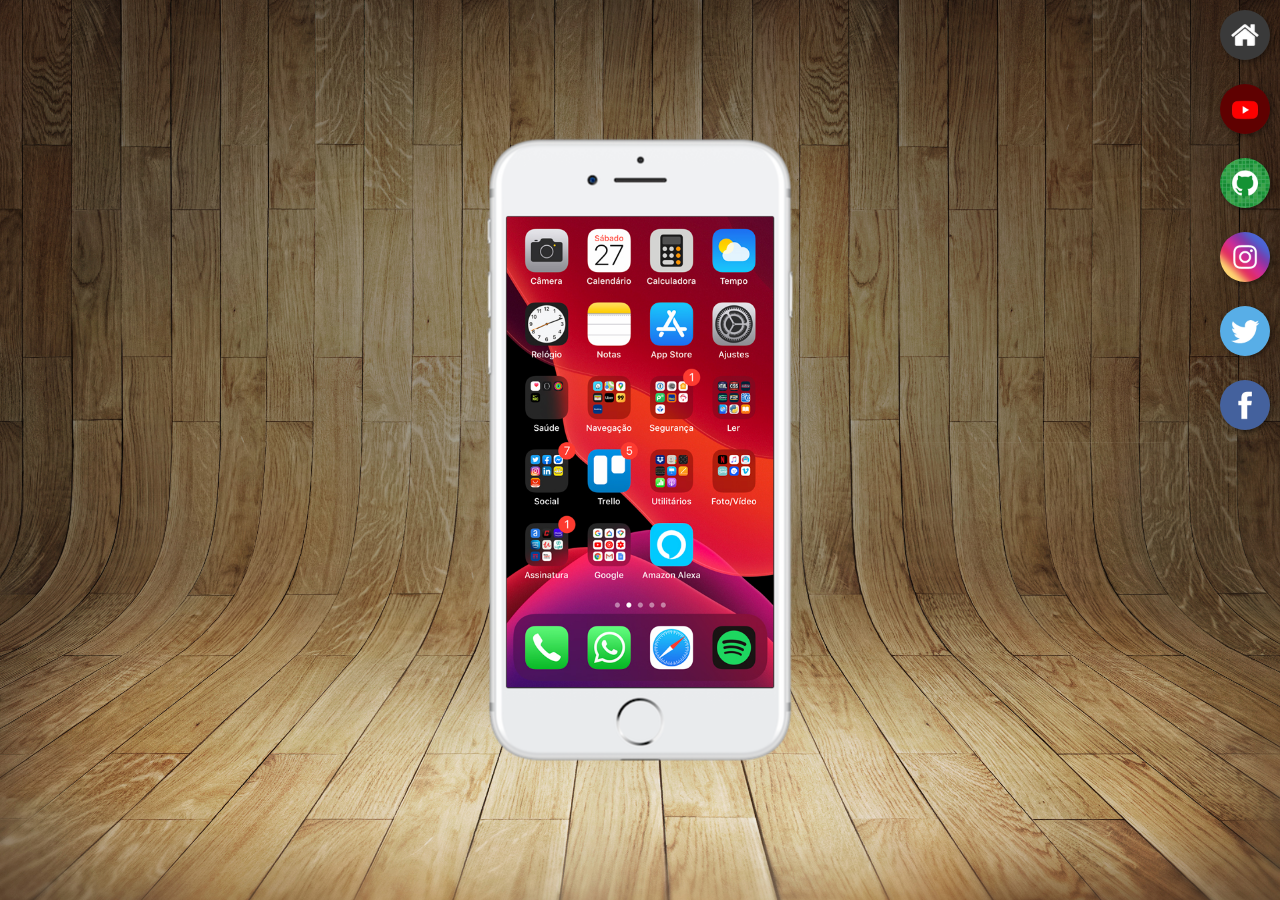
<file: index.html>
<!DOCTYPE html>
<html lang="pt-BR">
<head>
    <meta charset="UTF-8">
    <meta name="viewport" content="width=device-width, initial-scale=1.0">
    <title>Projeto Redes Sociais</title>
    <link rel="shortcut icon" href="favicon.ico" type="image/x-icon">
    <link rel="stylesheet" href="estilos/style.css">
</head>
<body>
    <main>
        <section id="telefone">
            <iframe name="tela" id="tela" src="home.html" frameborder="0">
                [Navegador não compativel]
            </iframe>
        </section>

        <section id="redes-sociais">
            <a href="home.html" target="tela"> <img src="imagens/logo-home.jpg" alt=""></a><br>

            <a href="youtube.html" target="tela"><img src="imagens/logo-youtube.jpg" alt=""></a><br>

            <a href="github.html" target="tela"><img src="imagens/logo-github.jpg" alt=""></a><br>

            <a href="instagram.html" target="tela"><img src="imagens/logo-instagram.jpg" alt=""></a><br>

            <a href="twitter.html" target="tela"><img src="imagens/logo-twitter.jpg" alt=""></a><br>

            <a href="facebook.html" target="tela"><img src="imagens/logo-facebook.jpg" alt=""></a><br>

        </section>
    </main>
</body>
</html>
</file>
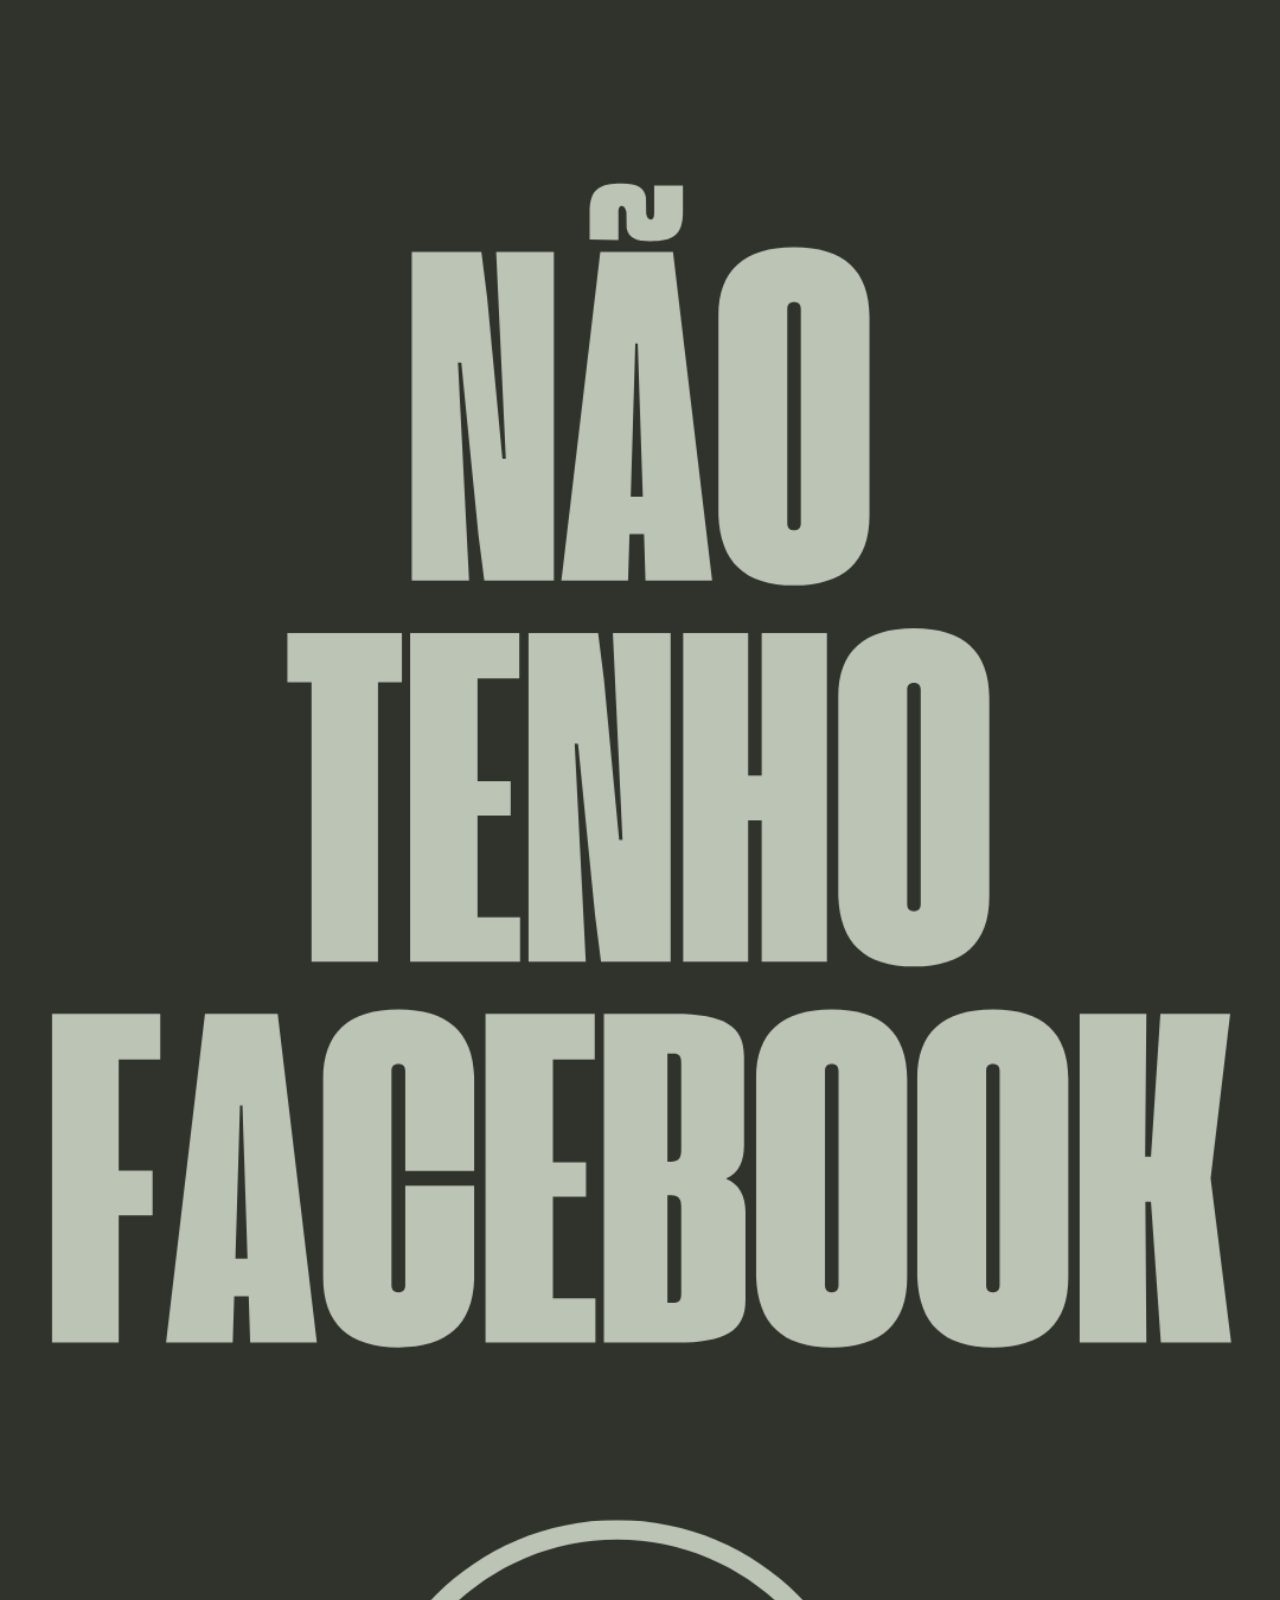
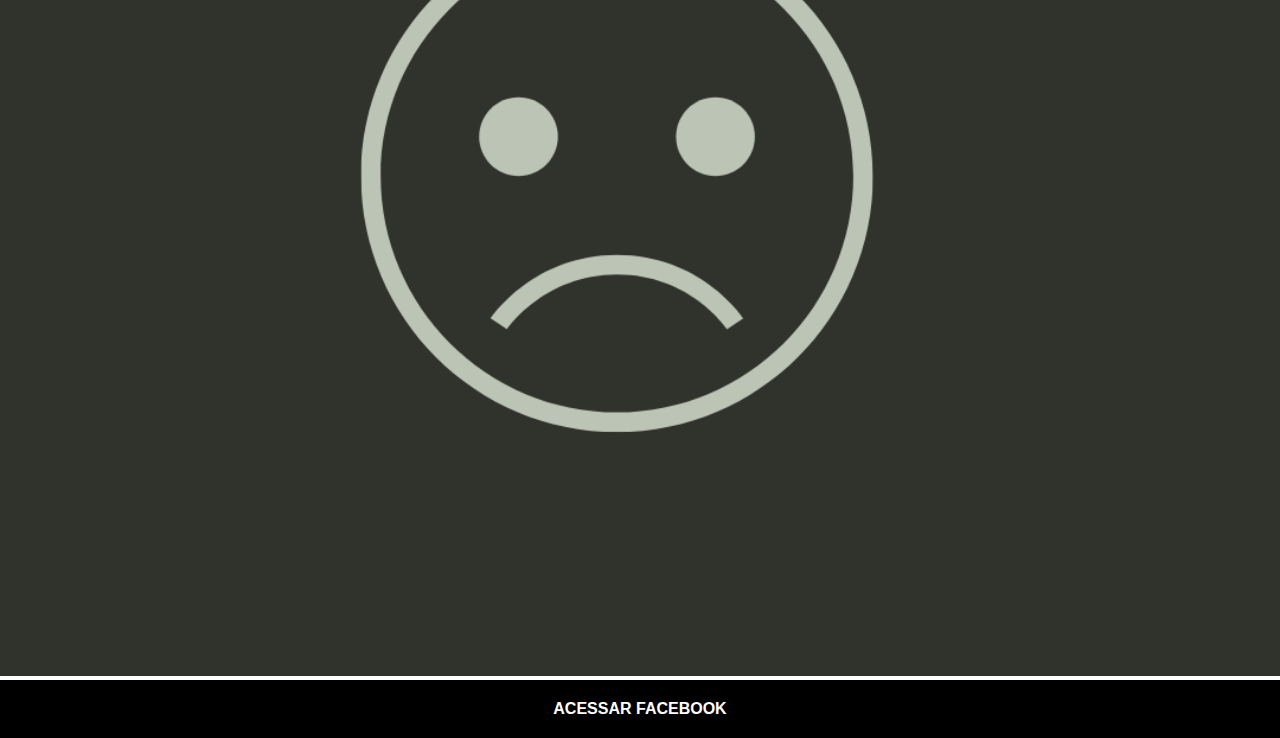
<file: facebook.html>
<!DOCTYPE html>
<html lang="pt-BR">
<head>
    <meta charset="UTF-8">
    <meta name="viewport" content="width=device-width, initial-scale=1.0">
    <title>Facebook</title>
    <style>
        *{
            margin: 0px;
            padding: 0px;
            font-family: Arial, Helvetica, sans-serif;
        }
        ::-webkit-scrollbar{
            width: 0px;
            height: 0px;
        }
        img{
            width: 100vw;
        }
        a{
            display: block;
            background-color: rgb(0, 0, 0);
            padding: 20px;
            color: white;
            text-align: center;
            font-weight: bolder;
            text-decoration: none;
        }
        a:hover{
            background-color: rgba(28, 58, 156, 0.733);
            transition: 0.5s;
        }
    </style>
</head>
<body>
    <img src="imagens/tela-facebook.png" alt="facebook">
    <a href="" target="">ACESSAR FACEBOOK</a>
</body>
</html>
</file>
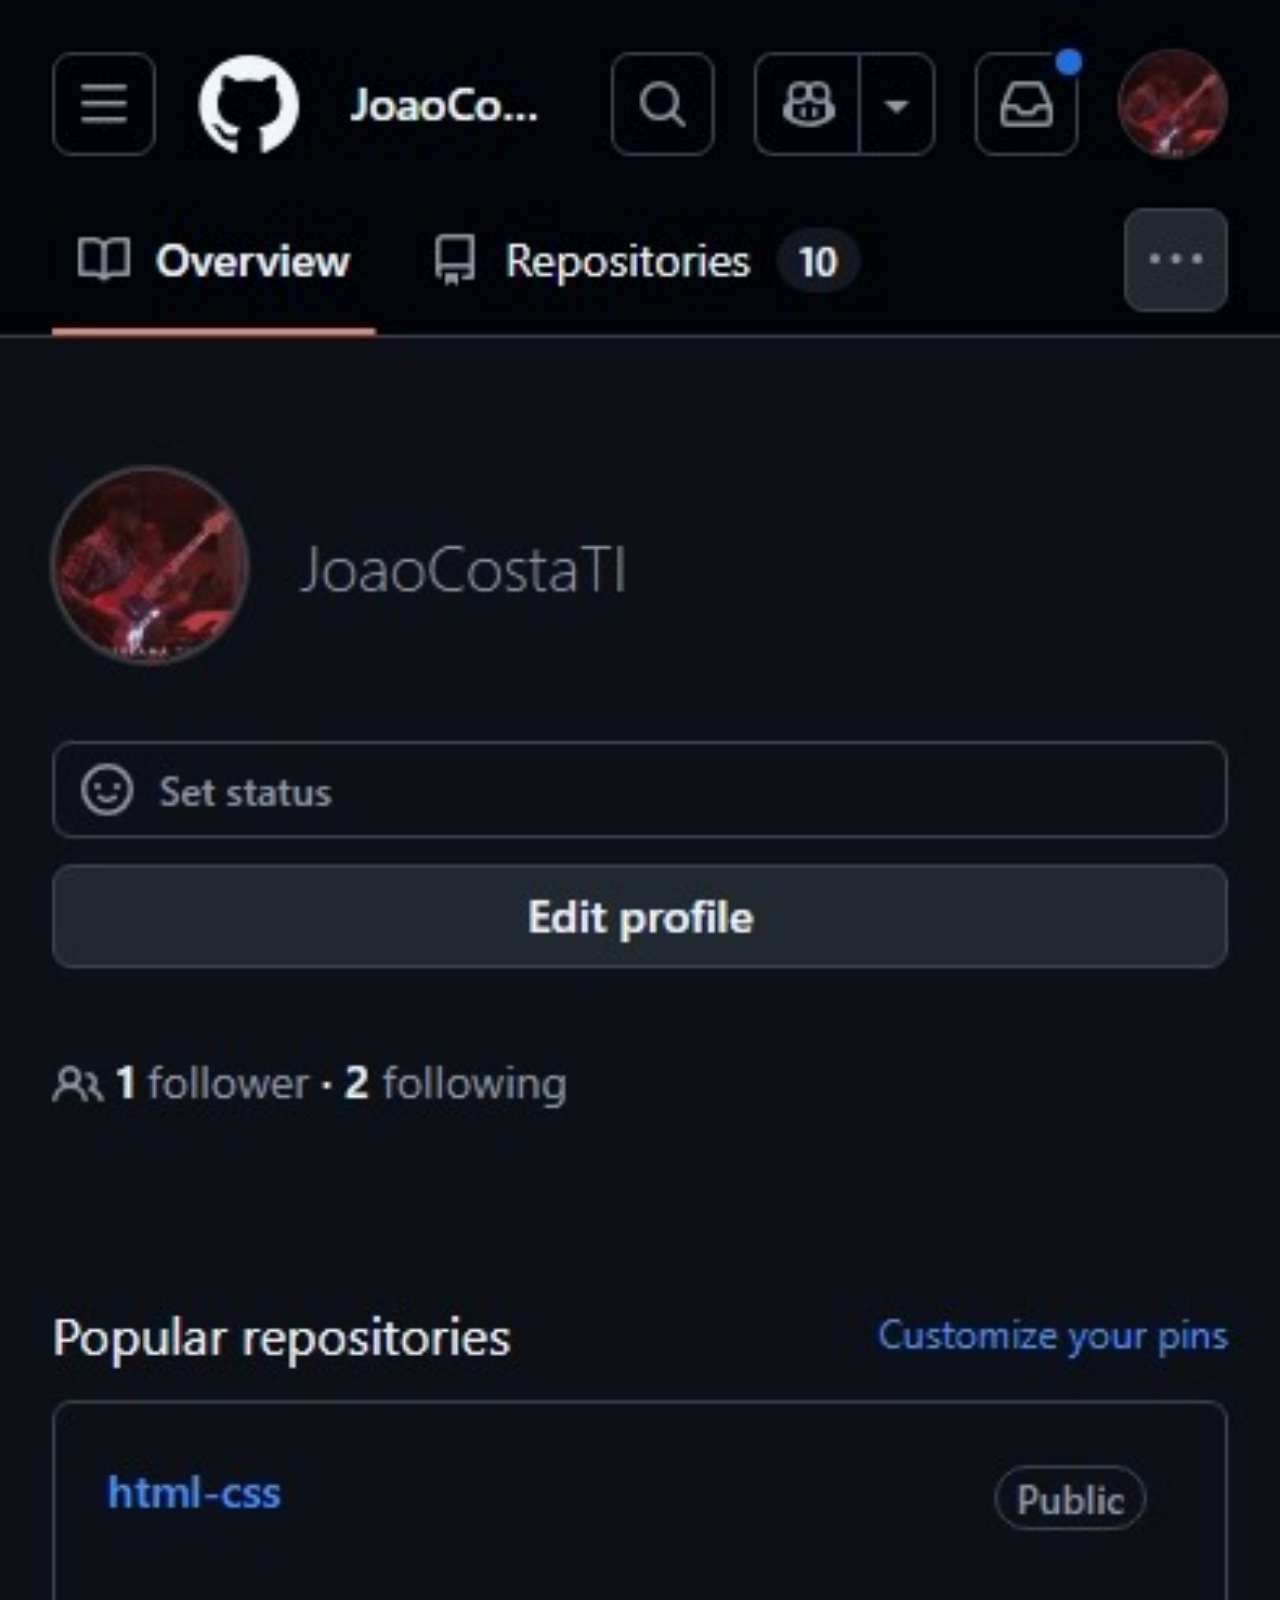
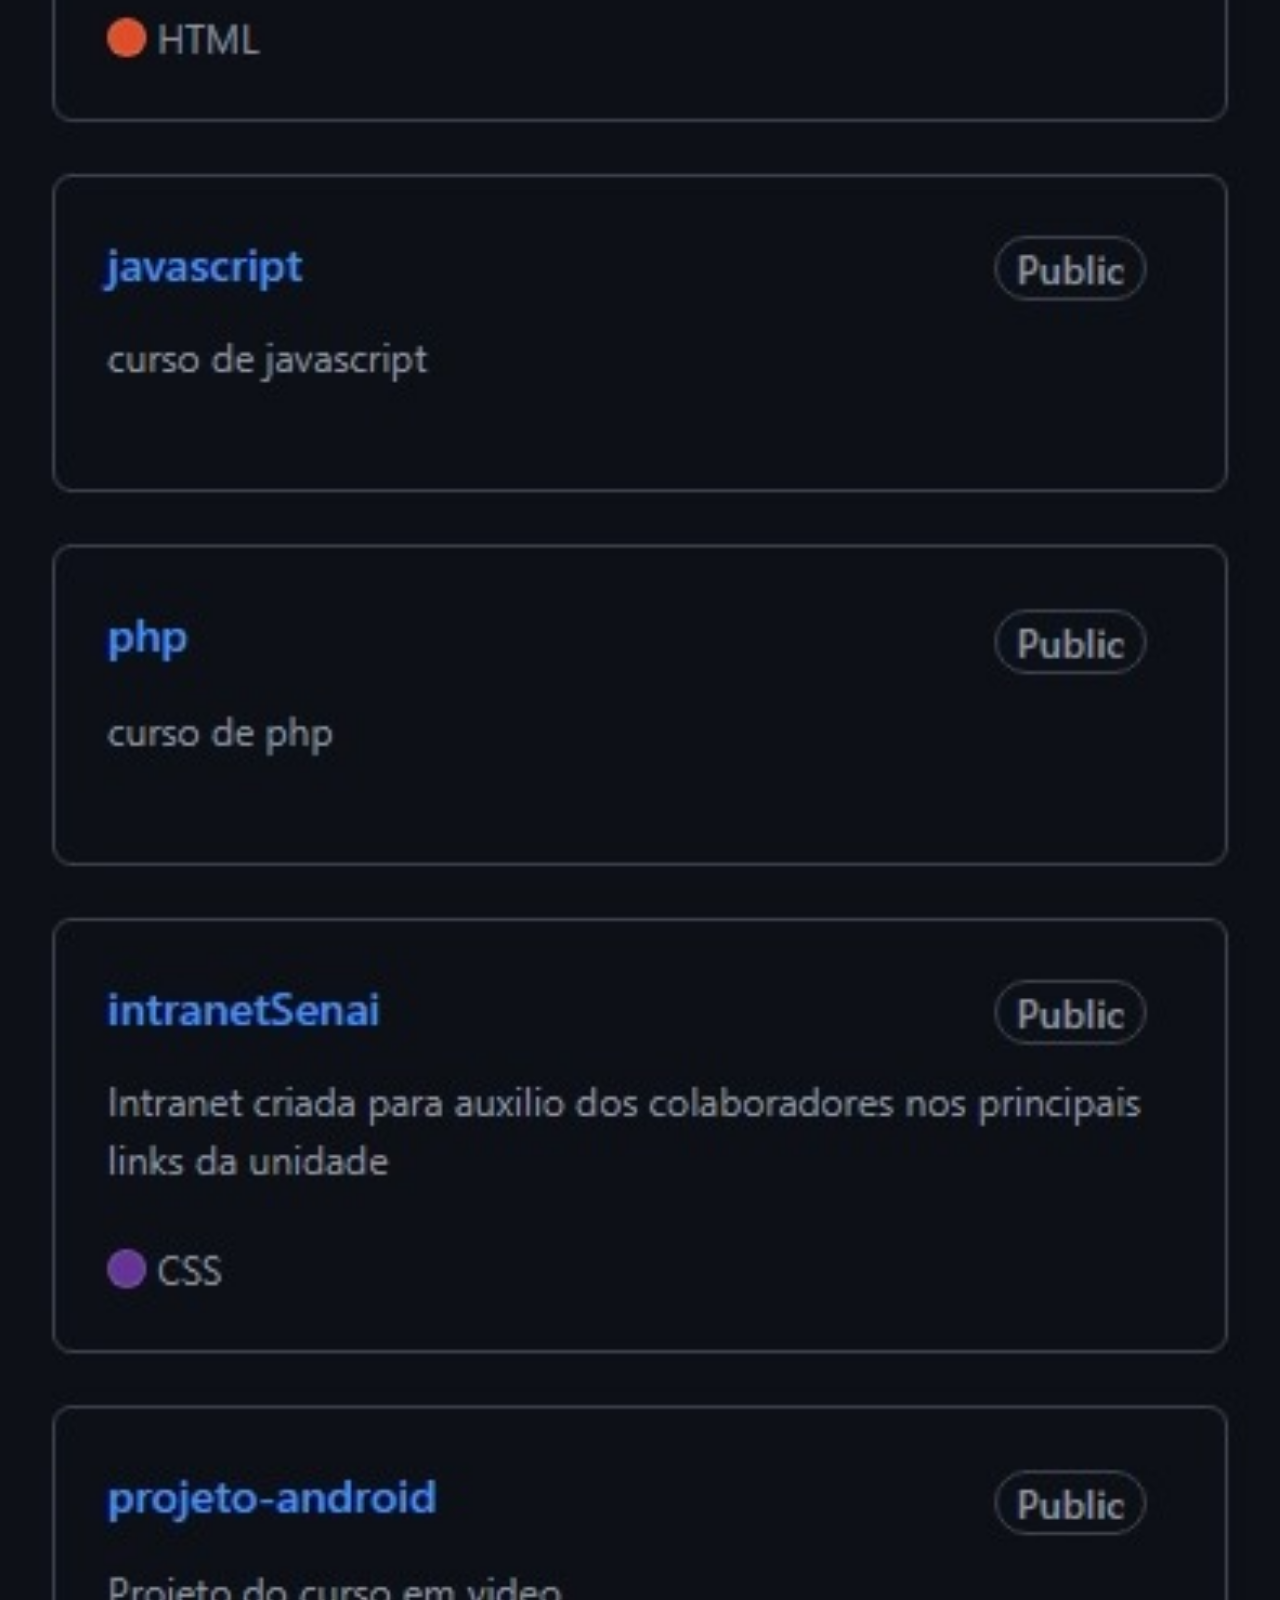
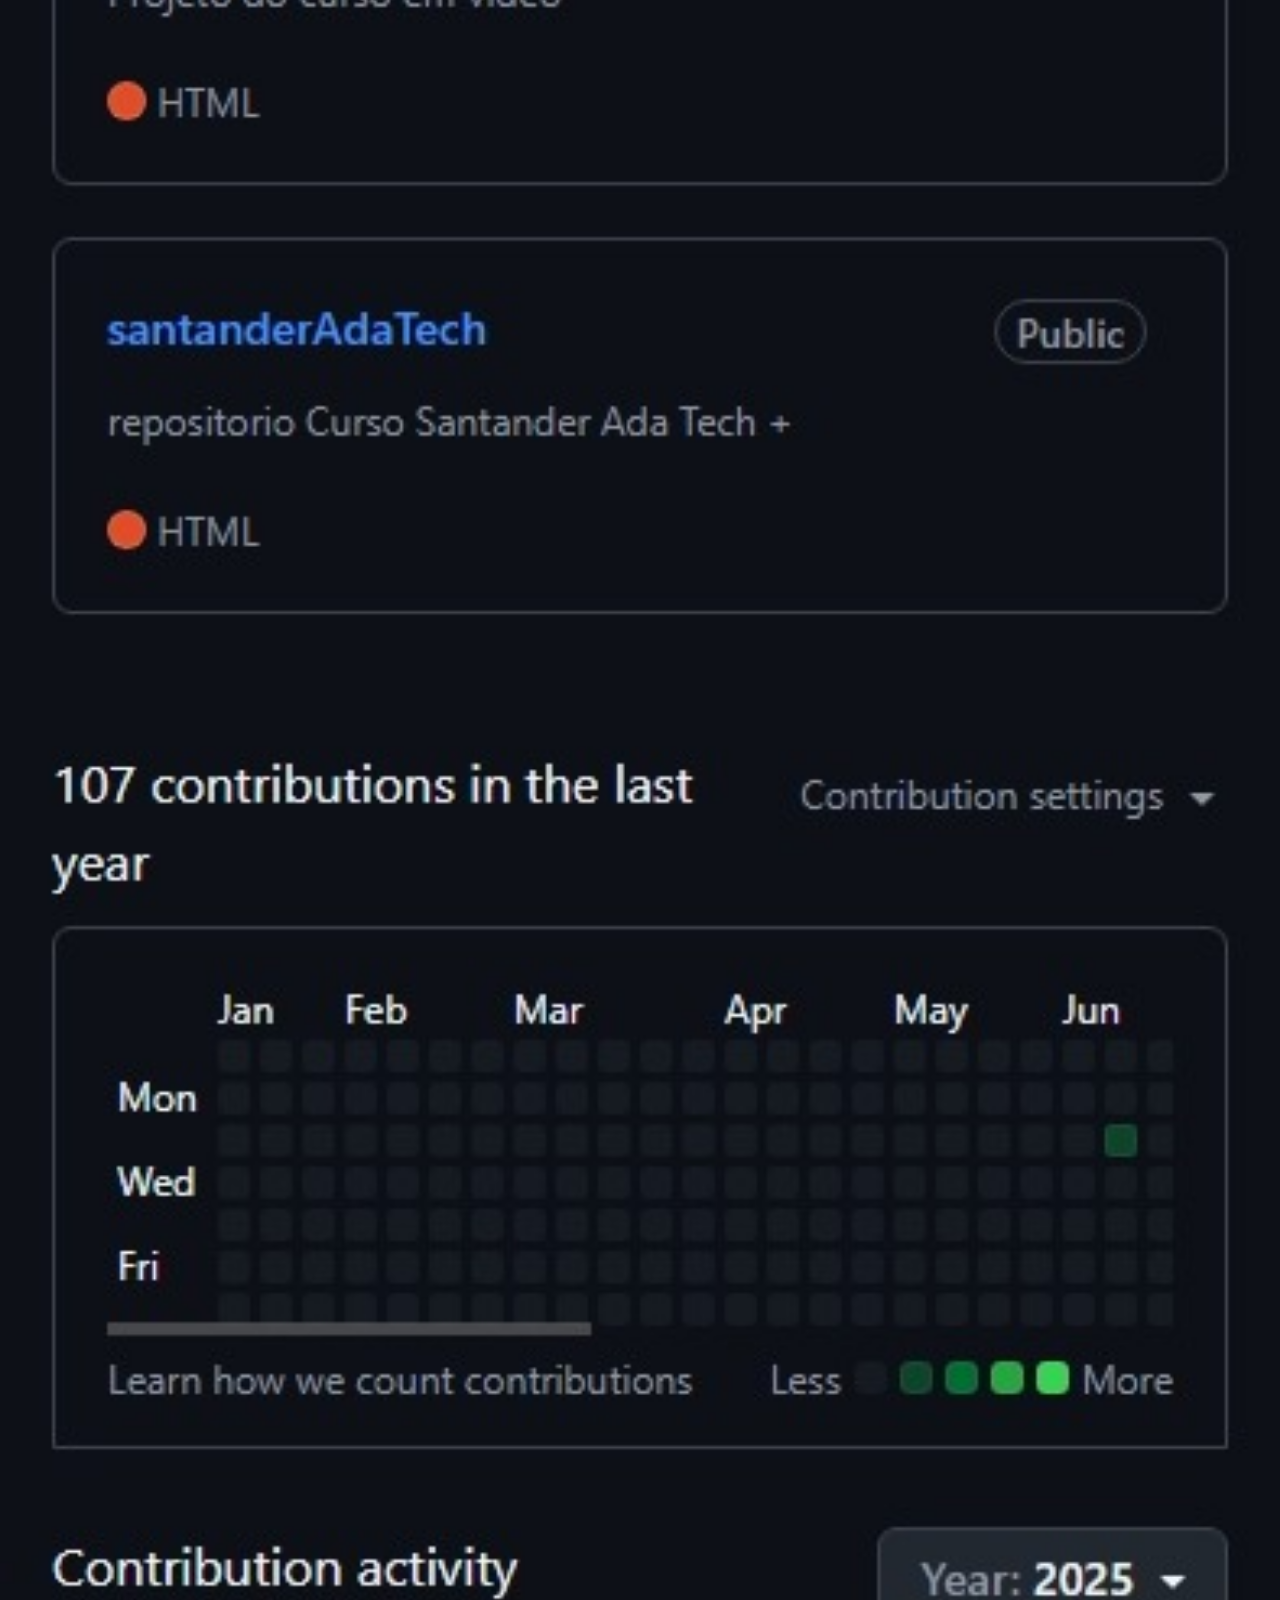
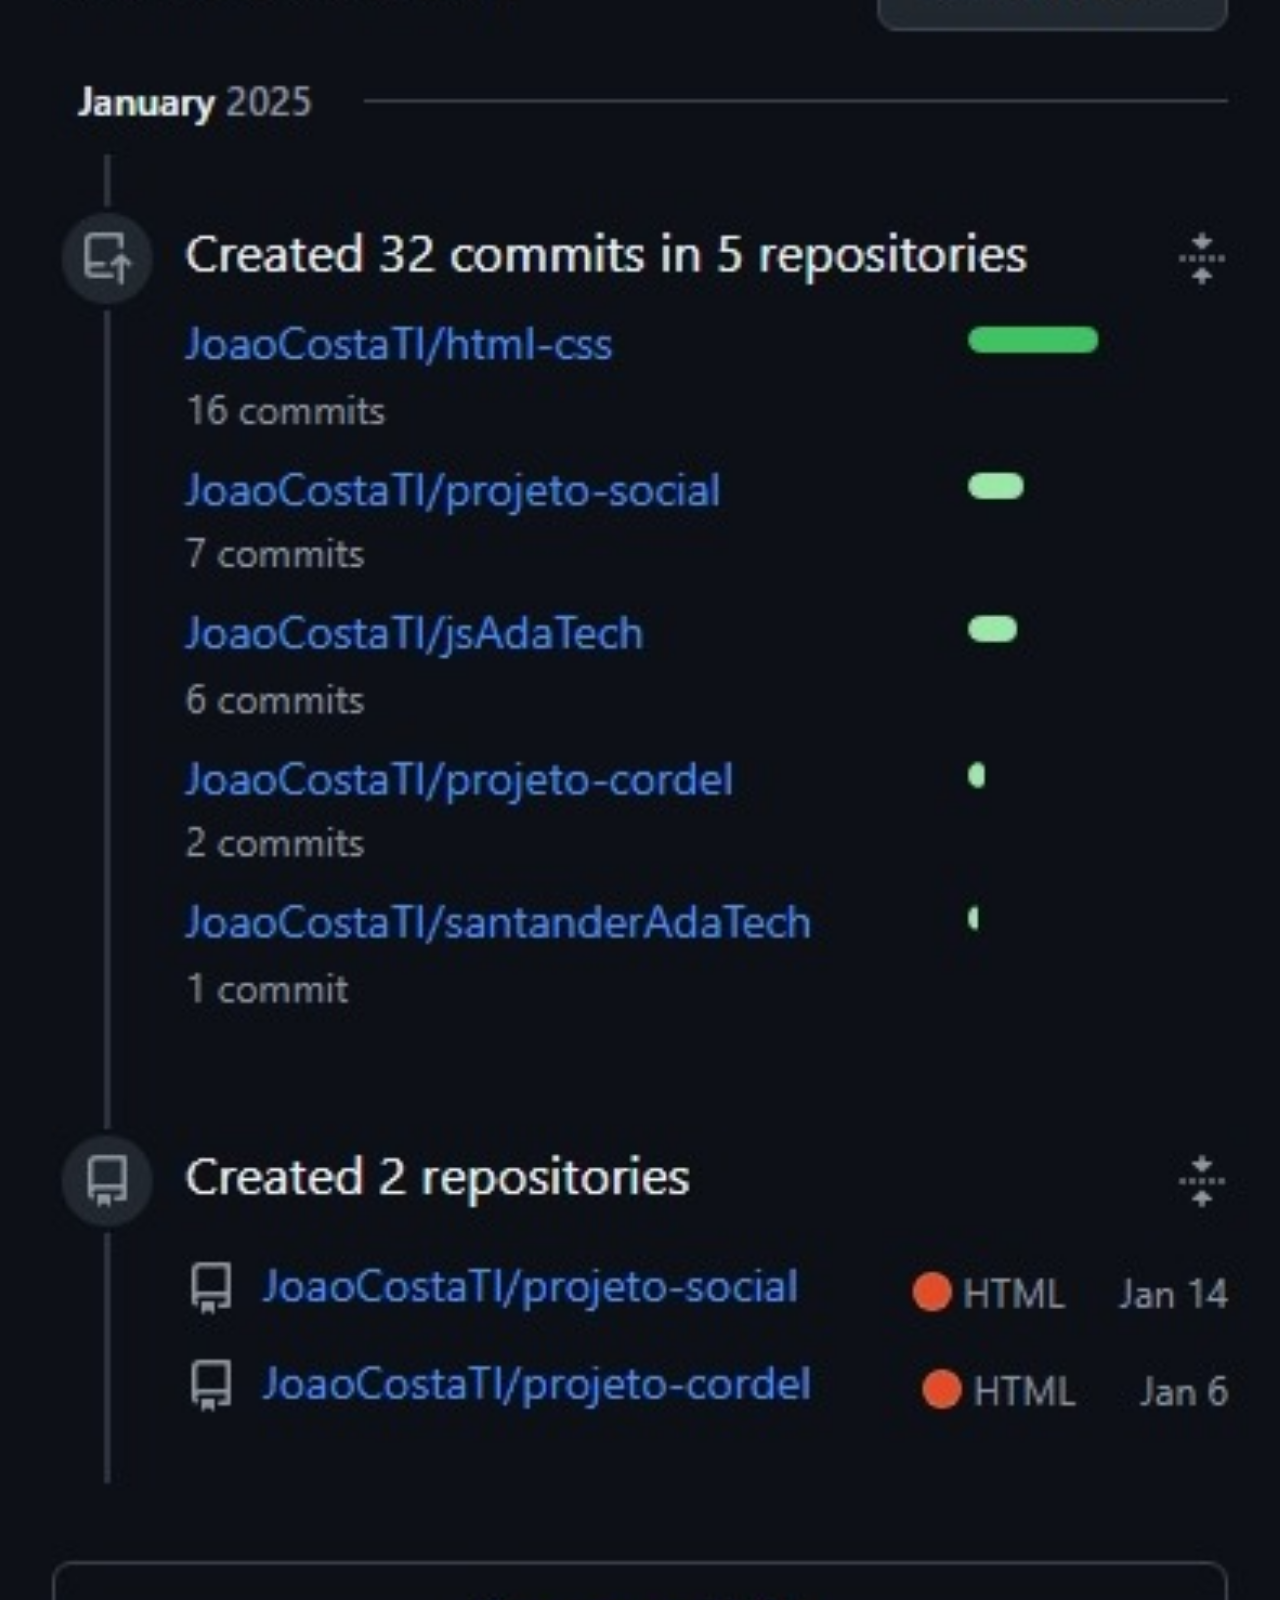
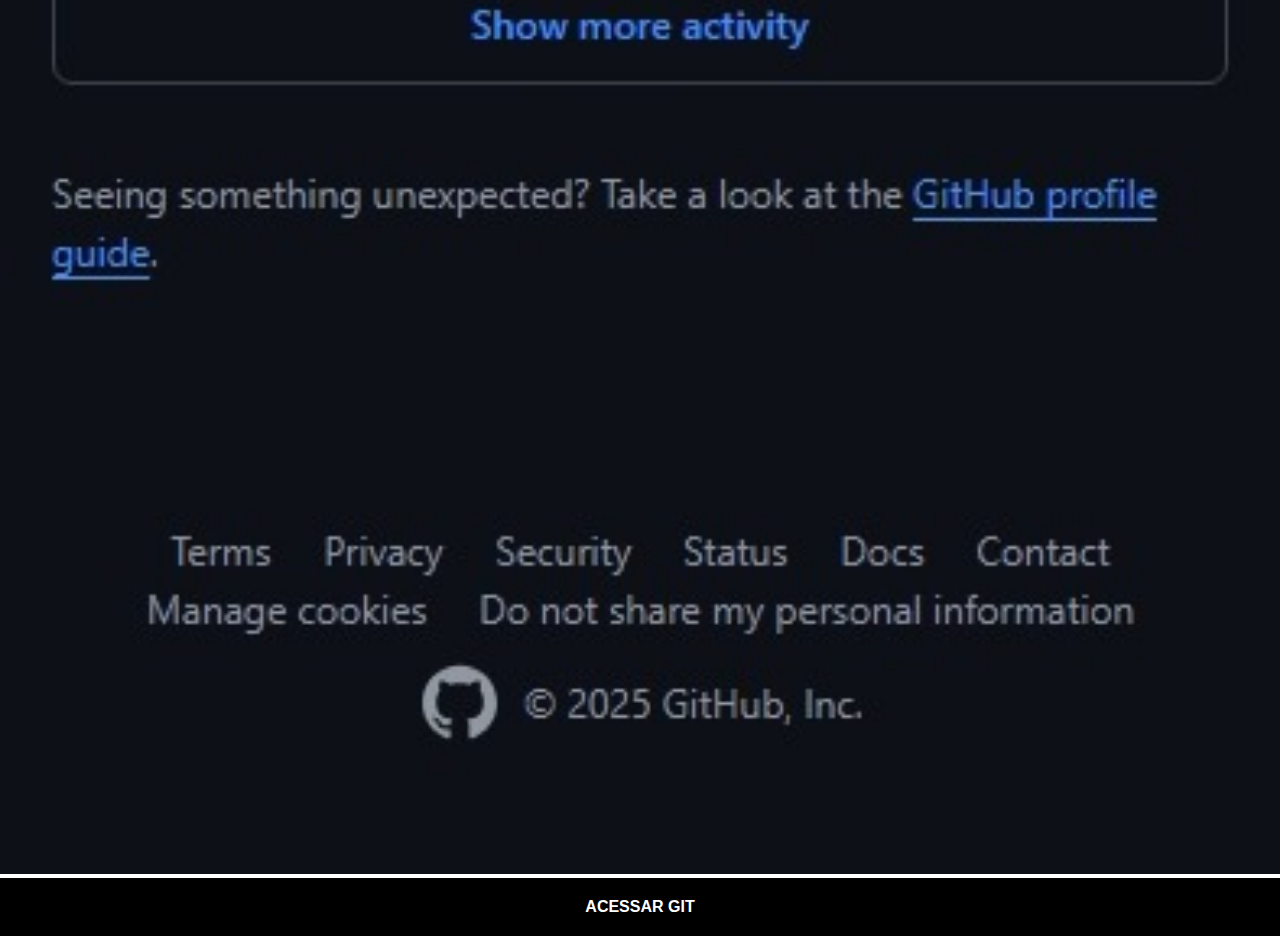
<file: github.html>
<!DOCTYPE html>
<html lang="pt-BR">
<head>
    <meta charset="UTF-8">
    <meta name="viewport" content="width=device-width, initial-scale=1.0">
    <title>Github</title>
    <style>
        *{
            margin: 0px;
            padding: 0px;
            font-family: Arial, Helvetica, sans-serif;
        }
        ::-webkit-scrollbar{
            width: 0px;
            height: 0px;
        }
        img{
            width: 100vw;
        }
        a{
            display: block;
            background-color: rgb(0, 0, 0);
            padding: 20px;
            color: white;
            text-align: center;
            font-weight: bolder;
            text-decoration: none;
        }
        a:hover{
            background-color: rgba(80, 46, 124, 0.733);
            transition: 0.5s;
        }
    </style>
</head>
<body>
    <img src="imagens/tela-github.jpeg" alt="github">
    <a href="https://github.com/JoaoCostaTI" target="_blank">ACESSAR GIT</a>
</body>
</html>
</file>
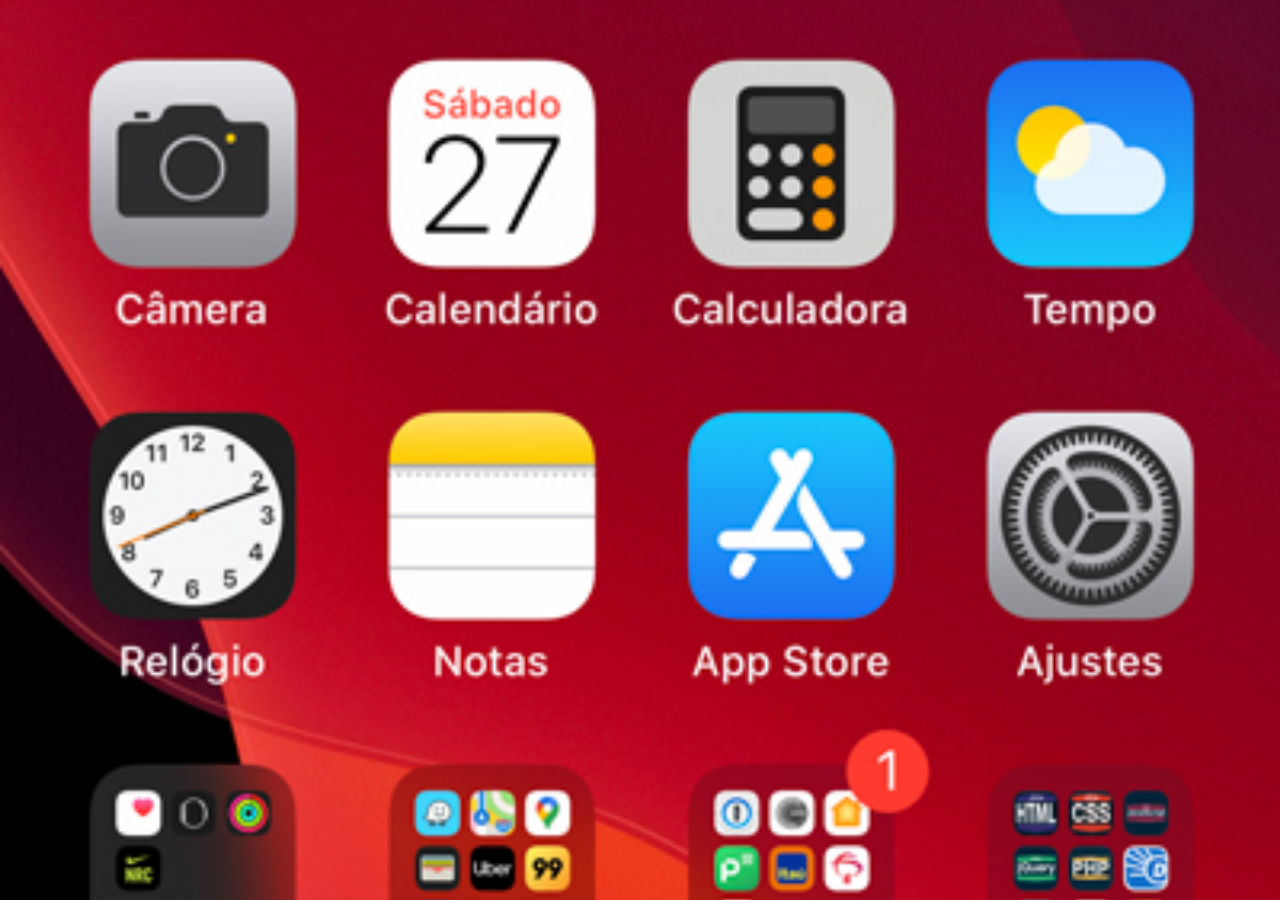
<file: home.html>
<!DOCTYPE html>
<html lang="pt-BR">
<head>
    <meta charset="UTF-8">
    <meta name="viewport" content="width=device-width, initial-scale=1.0">
    <title>Home</title>
</head>
<style>
    *{
        margin: 0px;
        padding: 0px;
    }
    body{
        width: 100vw;
        height: 100vh;
        background: black url('./imagens/tela-home.jpg') no-repeat top center;
        background-size: cover;
    }
</style>
<body>
    
</body>
</html>
</file>
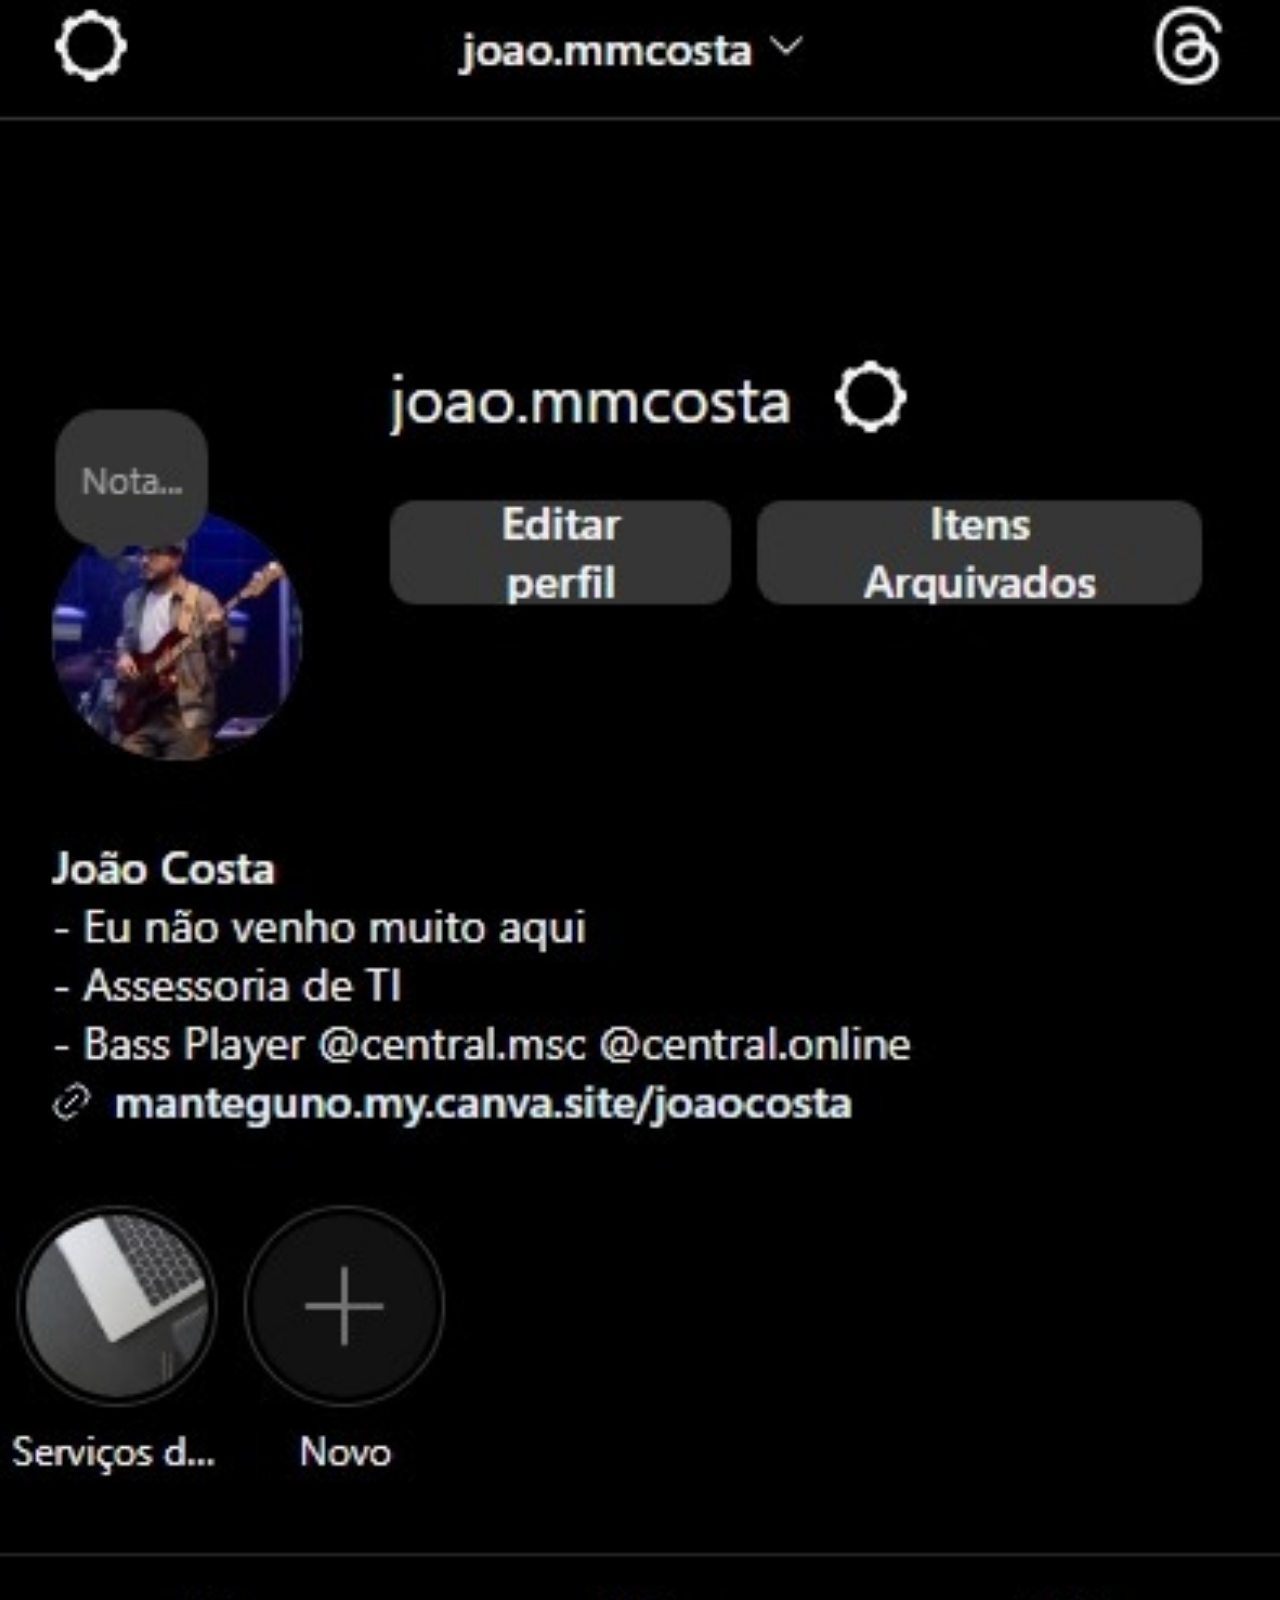
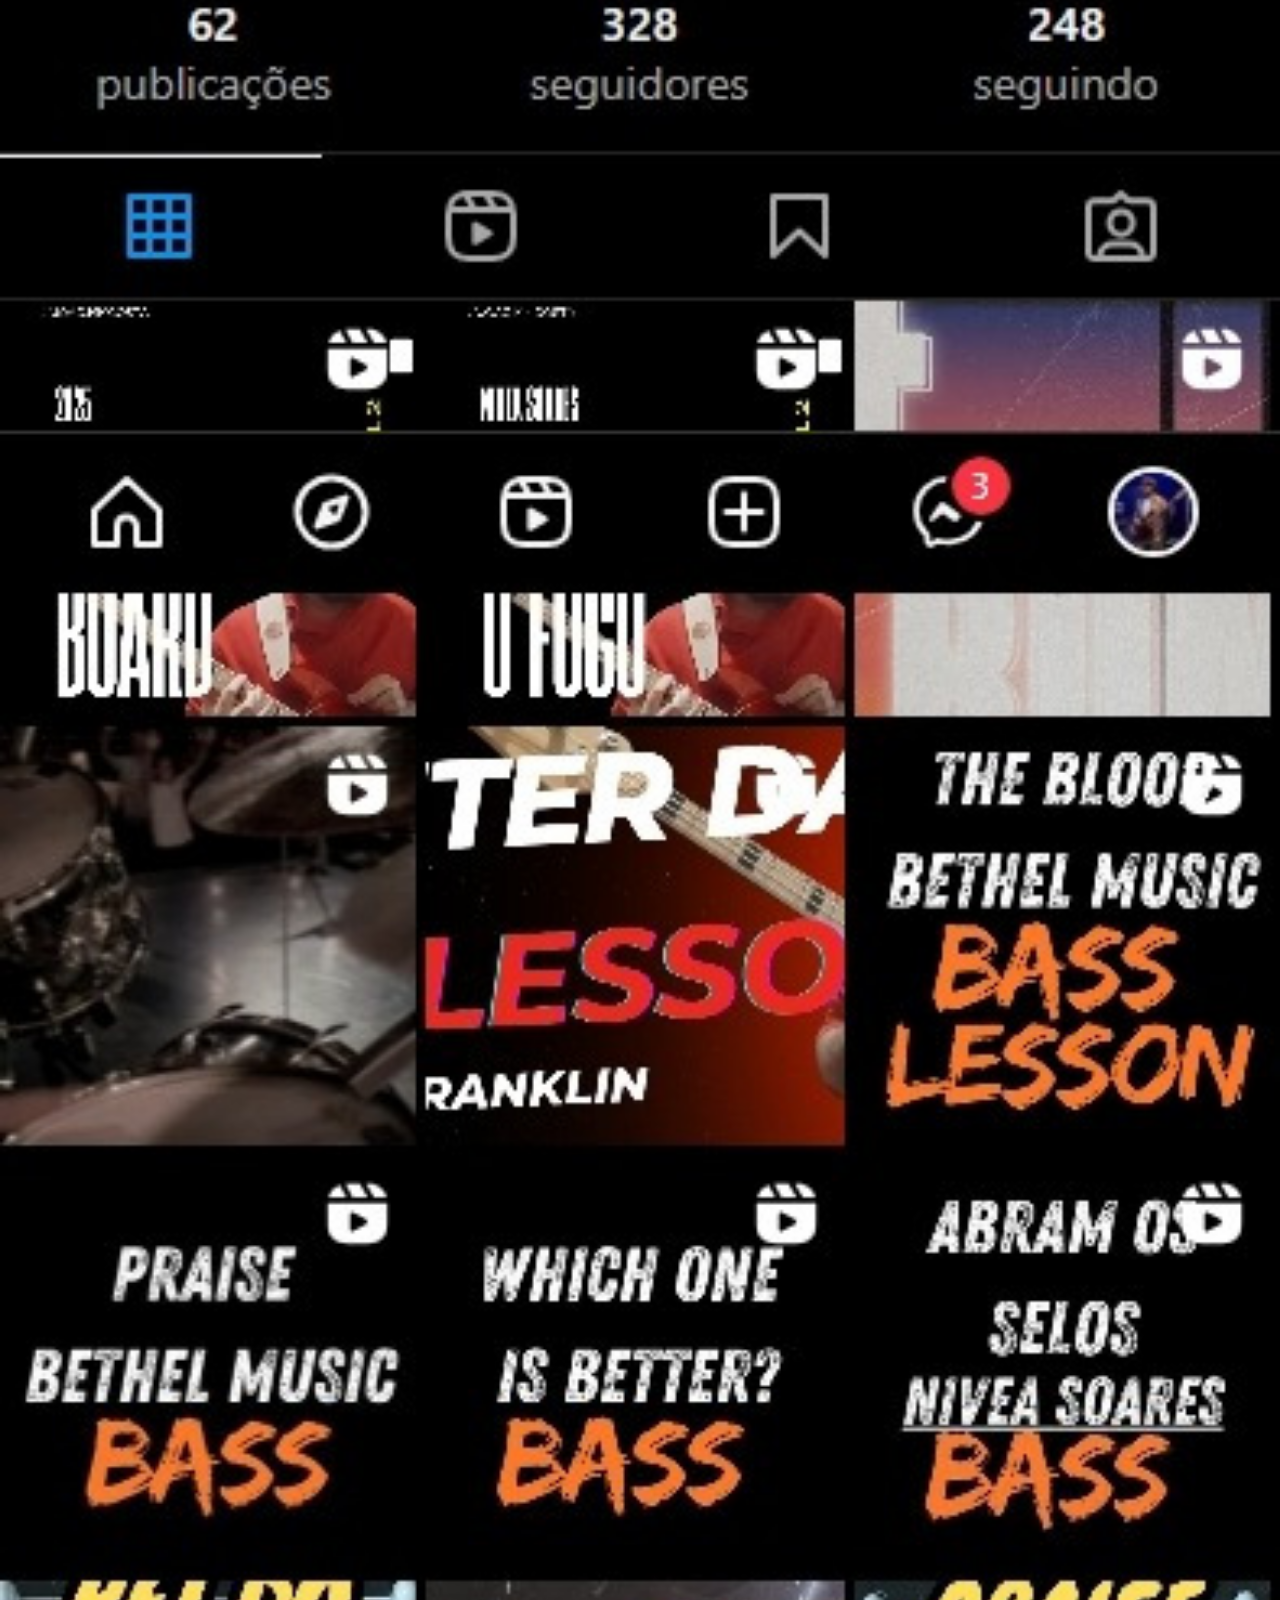
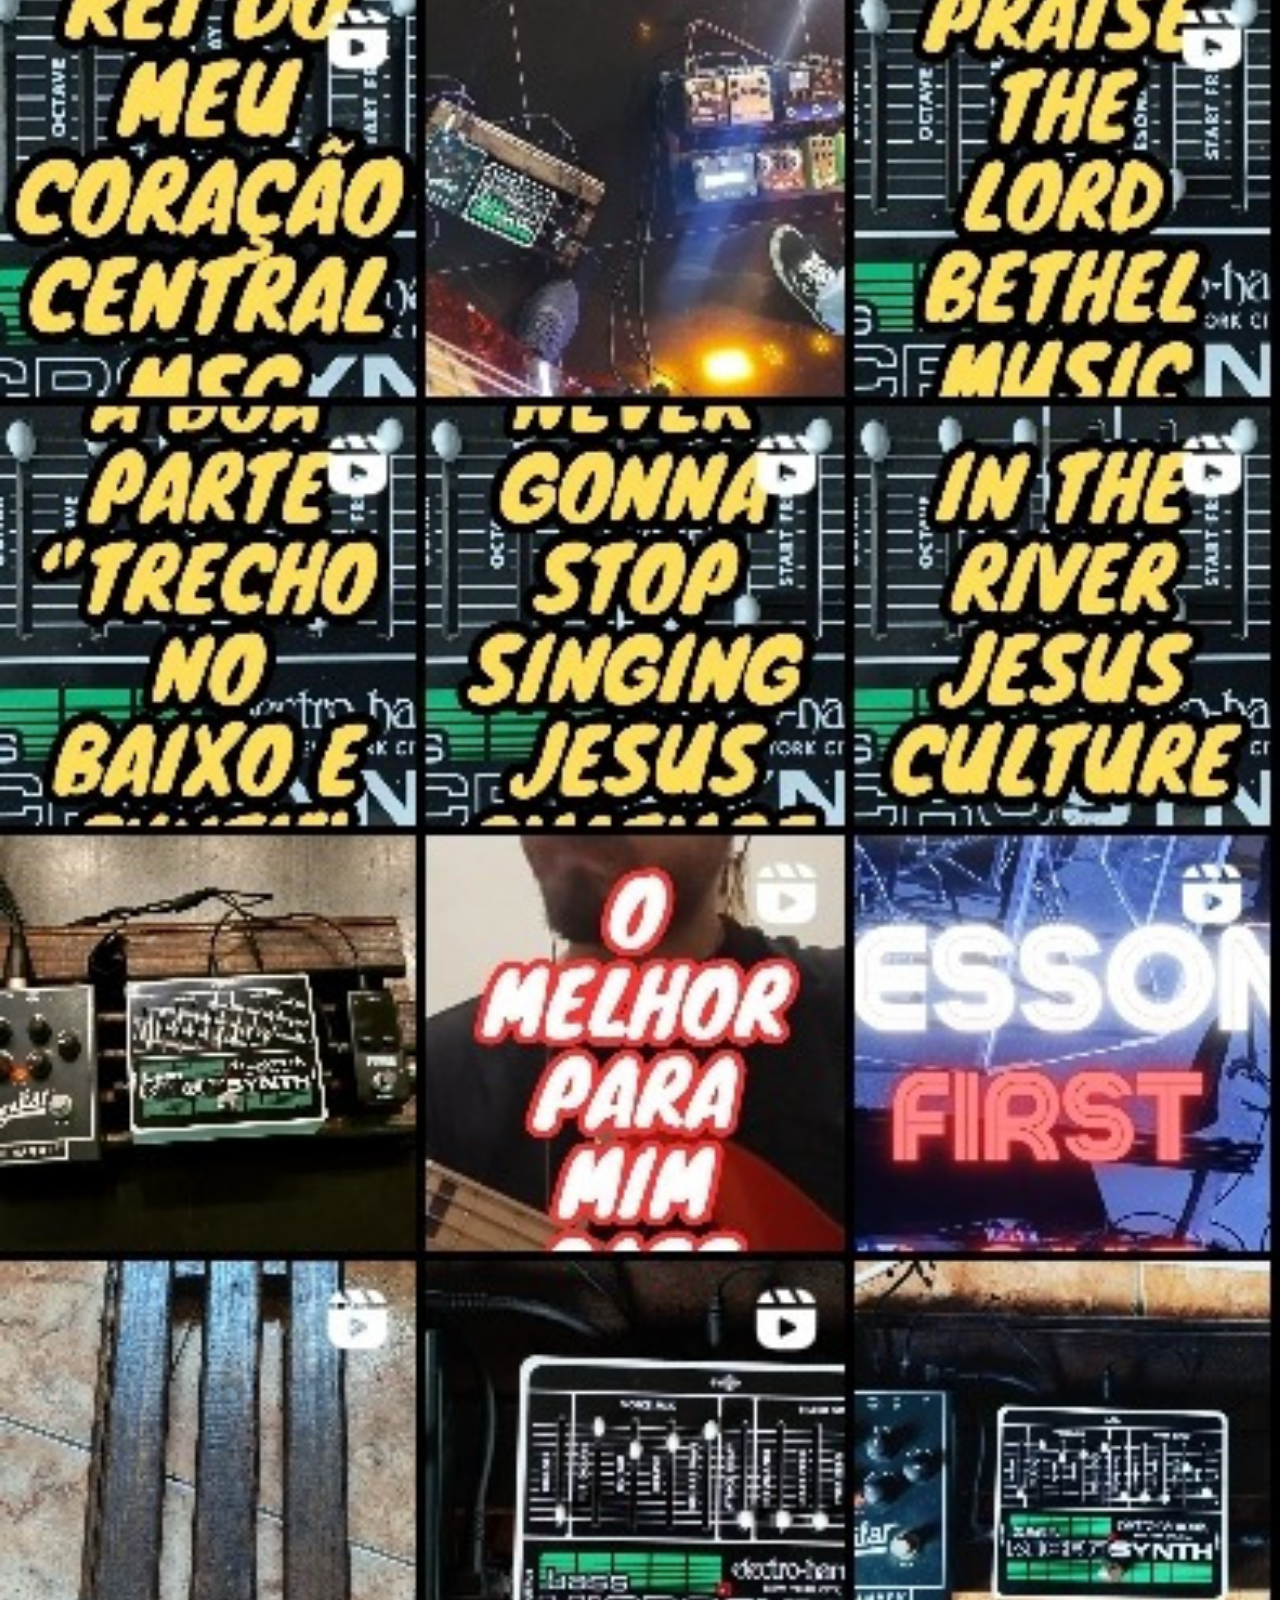
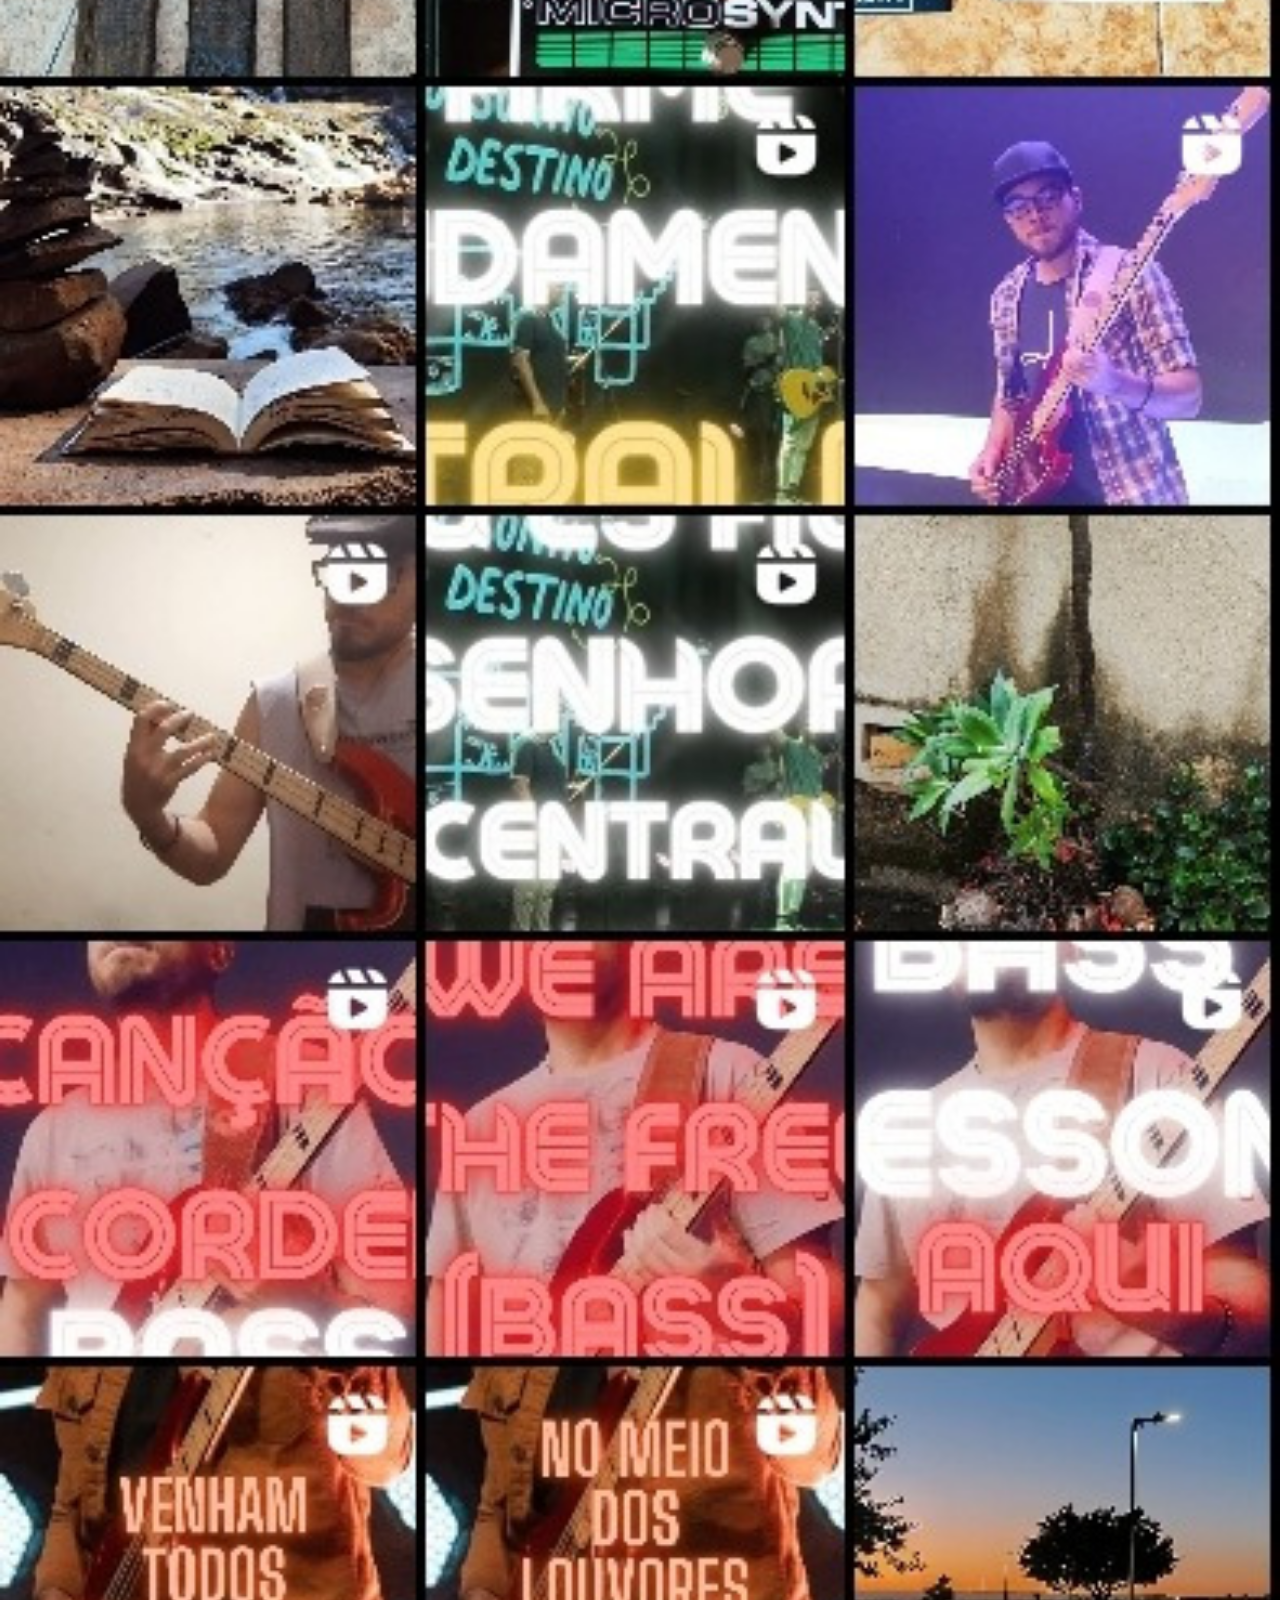
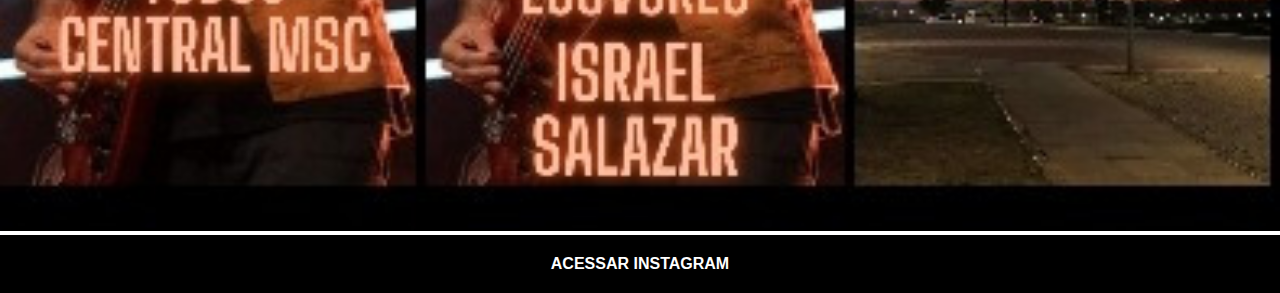
<file: instagram.html>
<!DOCTYPE html>
<html lang="pt-BR">
<head>
    <meta charset="UTF-8">
    <meta name="viewport" content="width=device-width, initial-scale=1.0">
    <title>Instagram</title>
    <style>
        *{
            margin: 0px;
            padding: 0px;
            font-family: Arial, Helvetica, sans-serif;
        }
        ::-webkit-scrollbar{
            width: 0px;
            height: 0px;
        }
        img{
            width: 100vw;
        }
        a{
            display: block;
            background-color: rgb(0, 0, 0);
            padding: 20px;
            color: white;
            text-align: center;
            font-weight: bolder;
            text-decoration: none;
        }
        a:hover{
            background-color: rgba(148, 10, 148, 0.733);
            transition: 0.5s;
        }
    </style>
</head>
<body>
    <img src="imagens/tela-instagram.jpg" alt="instagram">
    <a href="https://www.instagram.com/joao.mmcosta/" target="_blank">ACESSAR INSTAGRAM</a>
</body>
</html>
</file>
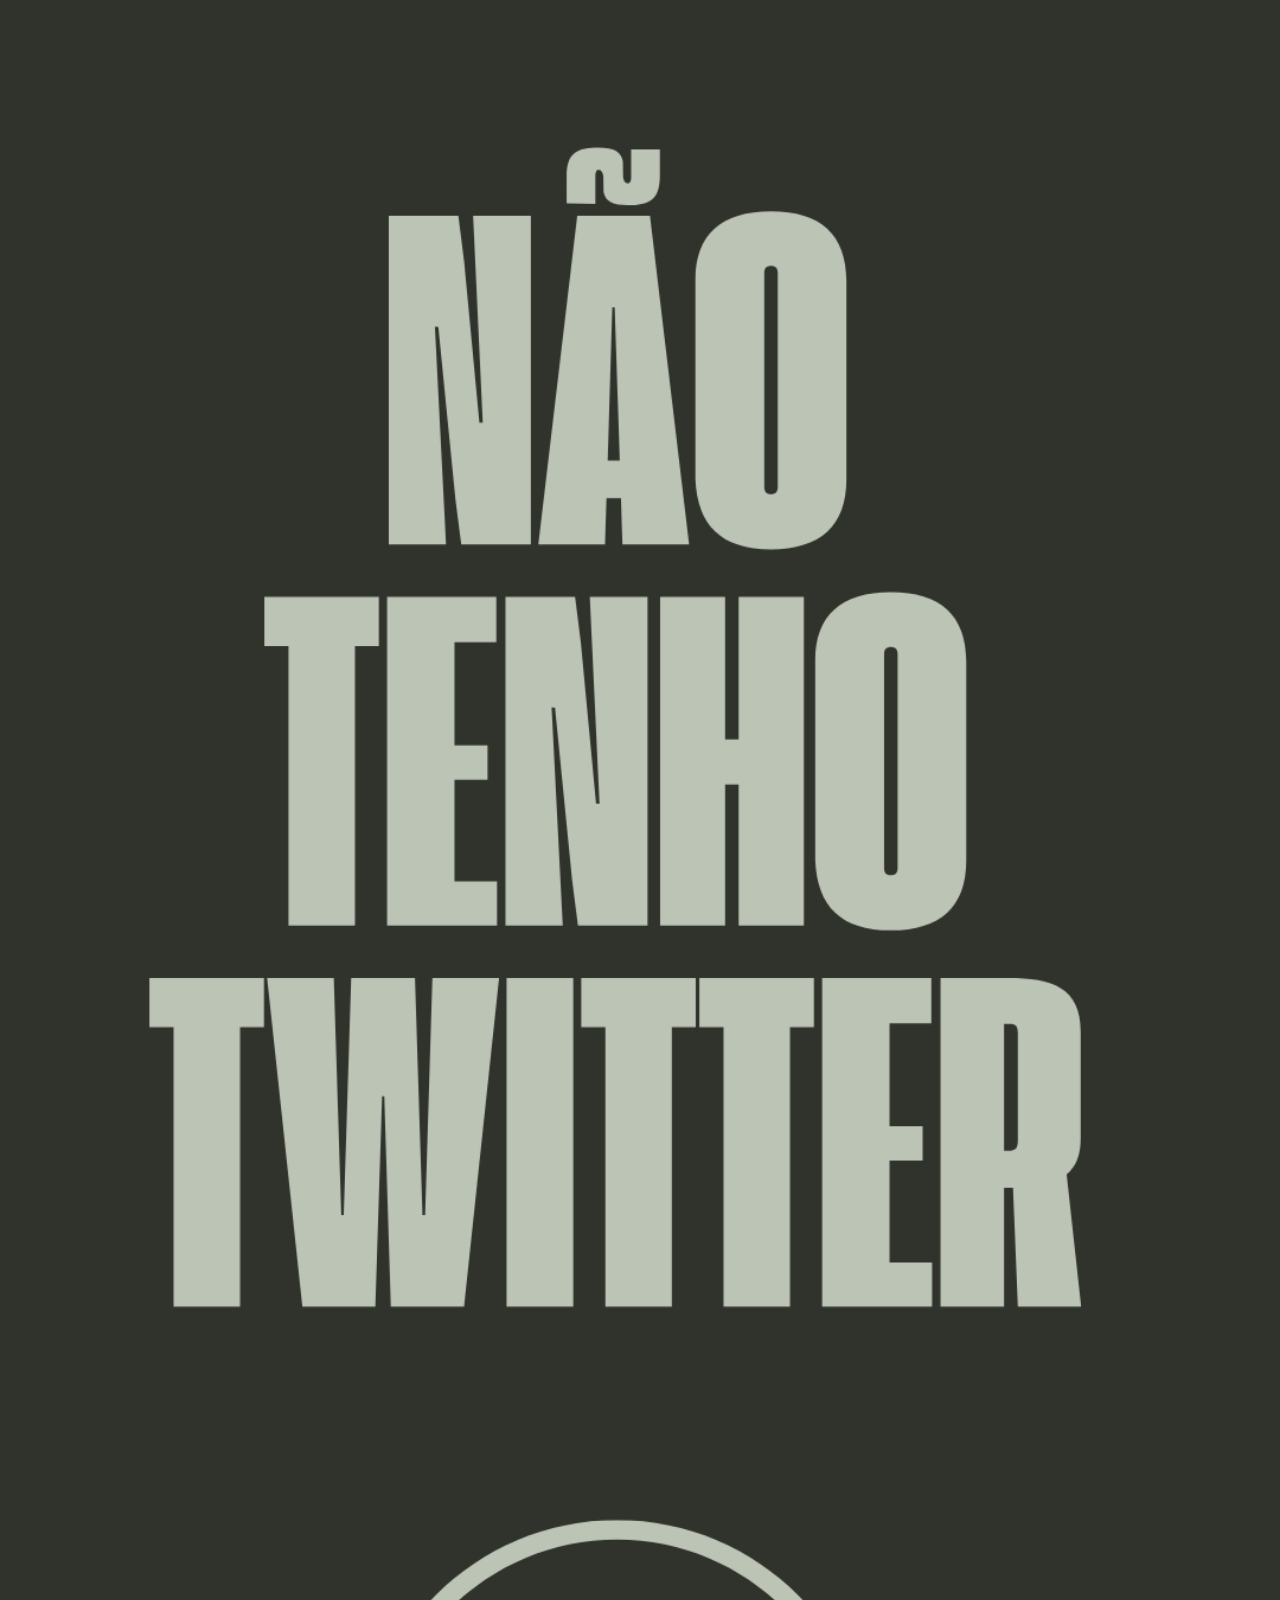
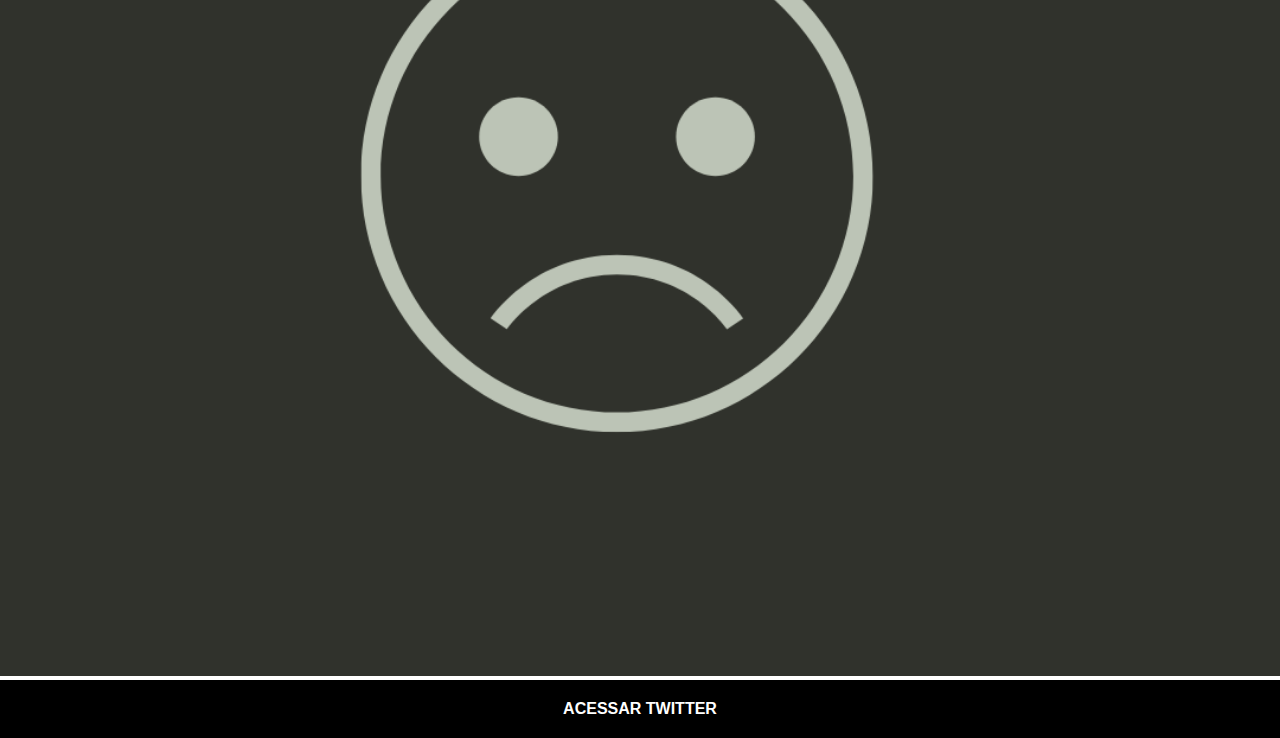
<file: twitter.html>
<!DOCTYPE html>
<html lang="pt-BR">
<head>
    <meta charset="UTF-8">
    <meta name="viewport" content="width=device-width, initial-scale=1.0">
    <title>Twitter</title>
    <style>
        *{
            margin: 0px;
            padding: 0px;
            font-family: Arial, Helvetica, sans-serif;
        }
        ::-webkit-scrollbar{
            width: 0px;
            height: 0px;
        }
        img{
            width: 100vw;
        }
        a{
            display: block;
            background-color: rgb(0, 0, 0);
            padding: 20px;
            color: white;
            text-align: center;
            font-weight: bolder;
            text-decoration: none;
        }
        a:hover{
            background-color: rgba(32, 70, 151, 0.733);
            transition: 0.5s;
        }
    </style>
</head>
<body>
    <img src="imagens/tela-twitter.png" alt="twitter">
    <a href="#" target="">ACESSAR TWITTER</a>
</body>
</html>
</file>
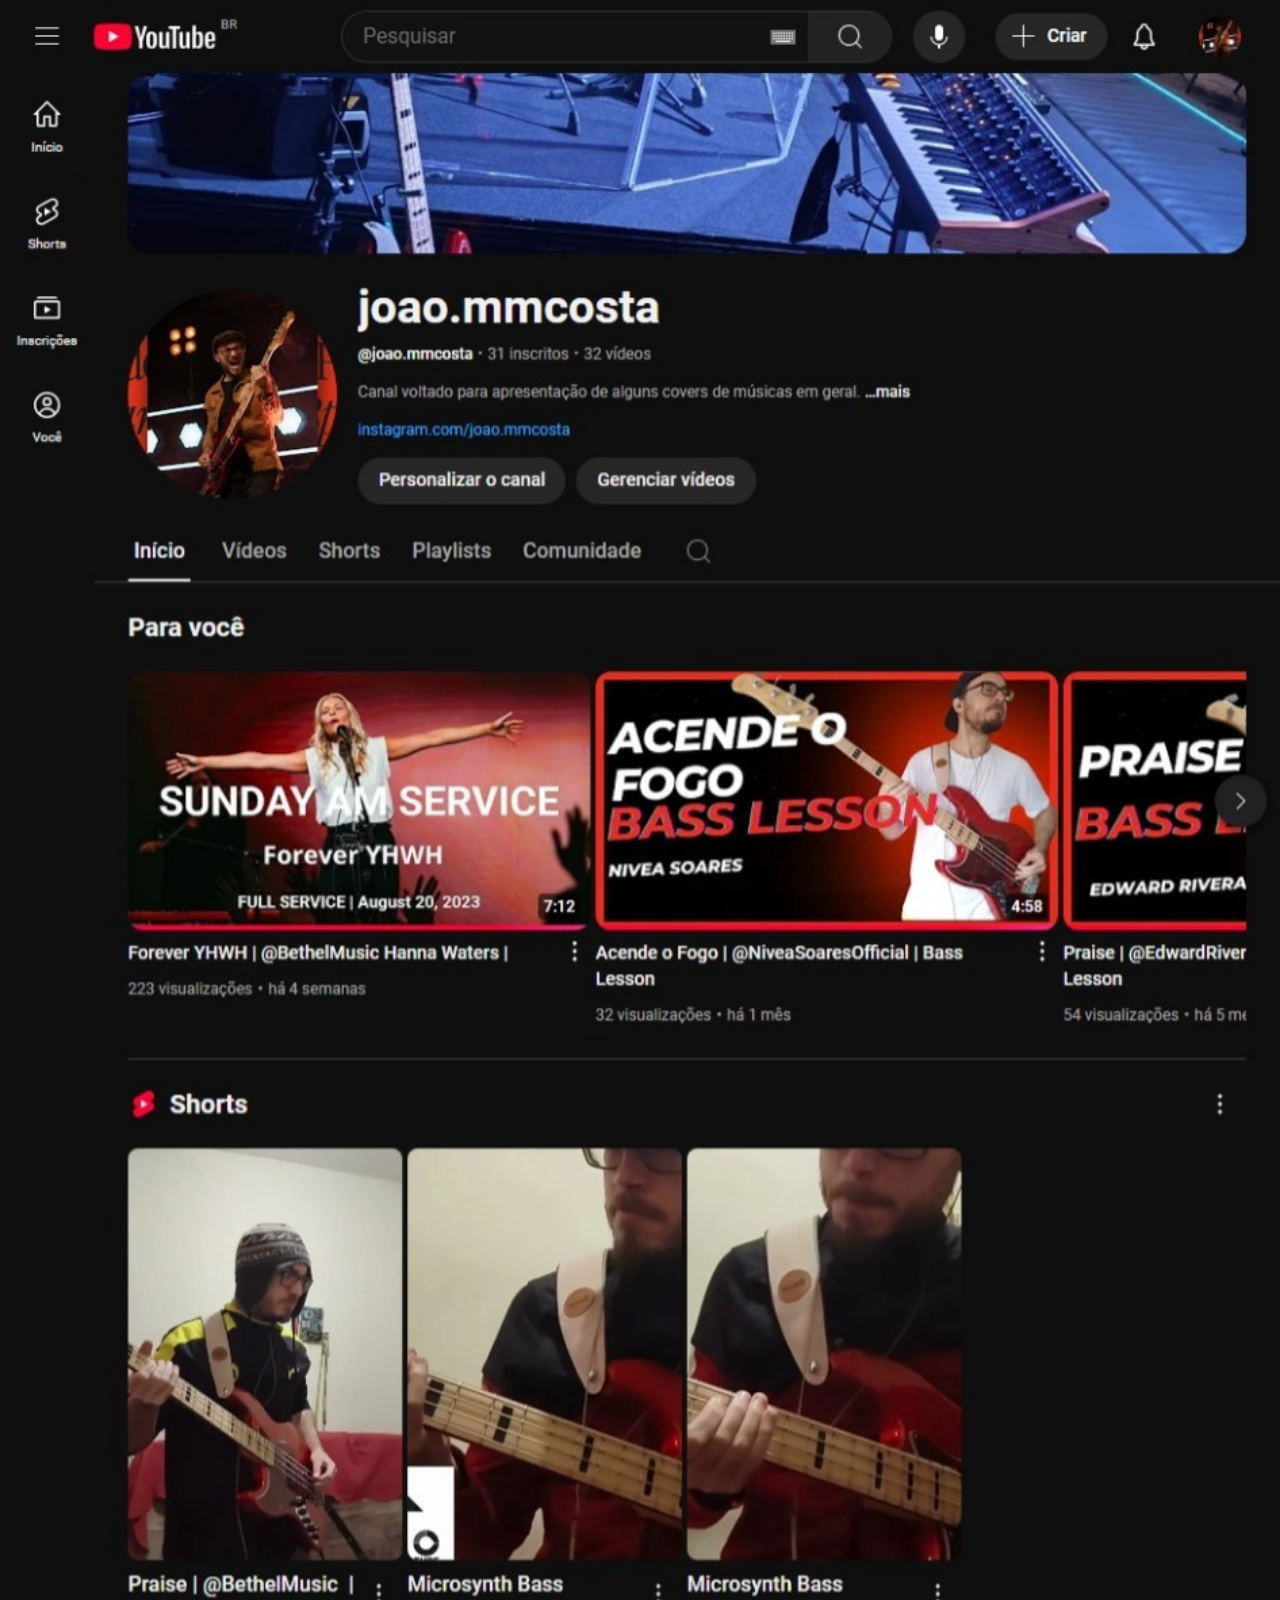
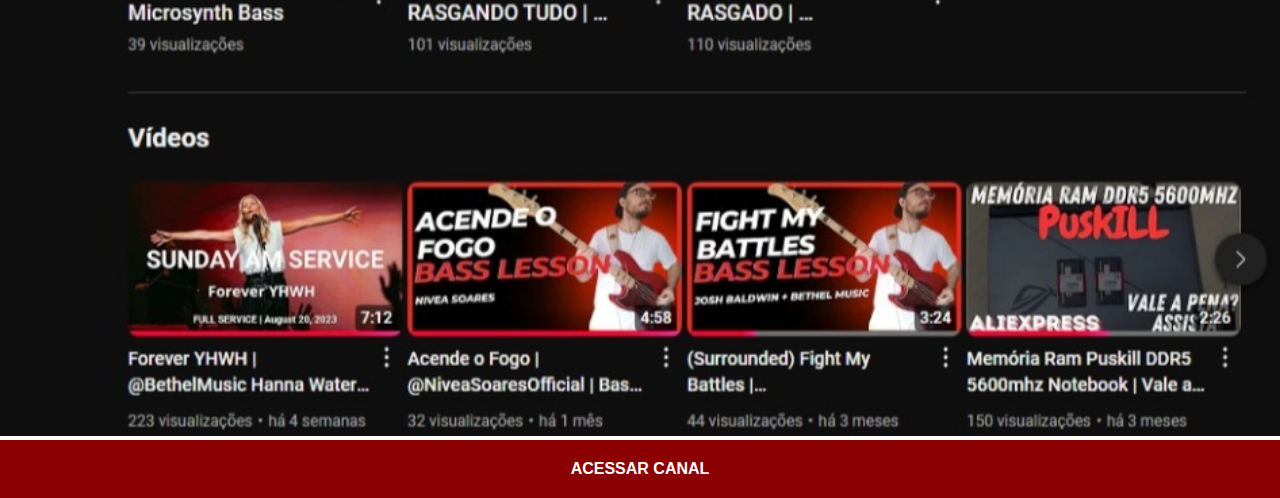
<file: youtube.html>
<!DOCTYPE html>
<html lang="pt-BR">
<head>
    <meta charset="UTF-8">
    <meta name="viewport" content="width=device-width, initial-scale=1.0">
    <title>Youtube</title>
    <style>
        *{
            margin: 0px;
            padding: 0px;
            font-family: Arial, Helvetica, sans-serif;
        }
        ::-webkit-scrollbar{
            width: 0px;
            height: 0px;
        }
        img{
            width: 100vw;
        }
        a{
            display: block;
            background-color: darkred;
            padding: 20px;
            color: white;
            text-align: center;
            font-weight: bolder;
            text-decoration: none;
        }
        a:hover{
            background-color: rgba(255, 0, 0, 0.753);
            transition: 0.5s;
        }
    </style>
</head>
<body>
    <img src="imagens/tela-youtube.jpg" alt="youtube">
    <a href="https://www.youtube.com/@joao.mmcosta" target="_blank">ACESSAR CANAL</a>
</body>
</html>
</file>
<file: estilos/style.css>
@charset "UTF-8";

body{
    margin: 0px;
    padding: 0px;
    font-family: Arial, Helvetica, sans-serif;
}

html, body{
    height: 100vh;
    width: 100vw;
}

body{
    background: url('../imagens/fundo-madeira.jpg') no-repeat top center;
    background-size: cover;
    background-attachment: fixed;
}

main{
    position: relative;
    height: 100vh;
    position: relative;

}

section#telefone{
    position: absolute;
    top: 50%;
    left: 50%;
    transform: translate(-50%, -50%);

    height: 627px;
    width: 311px;
    background: url('../imagens/frame-iphone.png') no-repeat;
    
}
iframe#tela{
    position: relative;
    top: 80px;
    left: 22px;
    width: 267px;
    height: 471px;
}

section#redes-sociais{
    text-align: right;
    
}

section#redes-sociais img{
    width: 50px;
    margin: 10px;
    border-radius: 50%;
    box-shadow: 2px 2px 5px rgba(0, 0, 0, 0.402);
    box-sizing: border-box;
}

section#redes-sociais img:hover{
    border: 2px solid rgba(255, 255, 255, 0.61);
    transform: translate(-3px, -3px);
    box-shadow: 5px 5px 10px rgba(0, 0, 0, 0.644);
    transition: transform 0.2s, border 0.2s;
}
</file>
